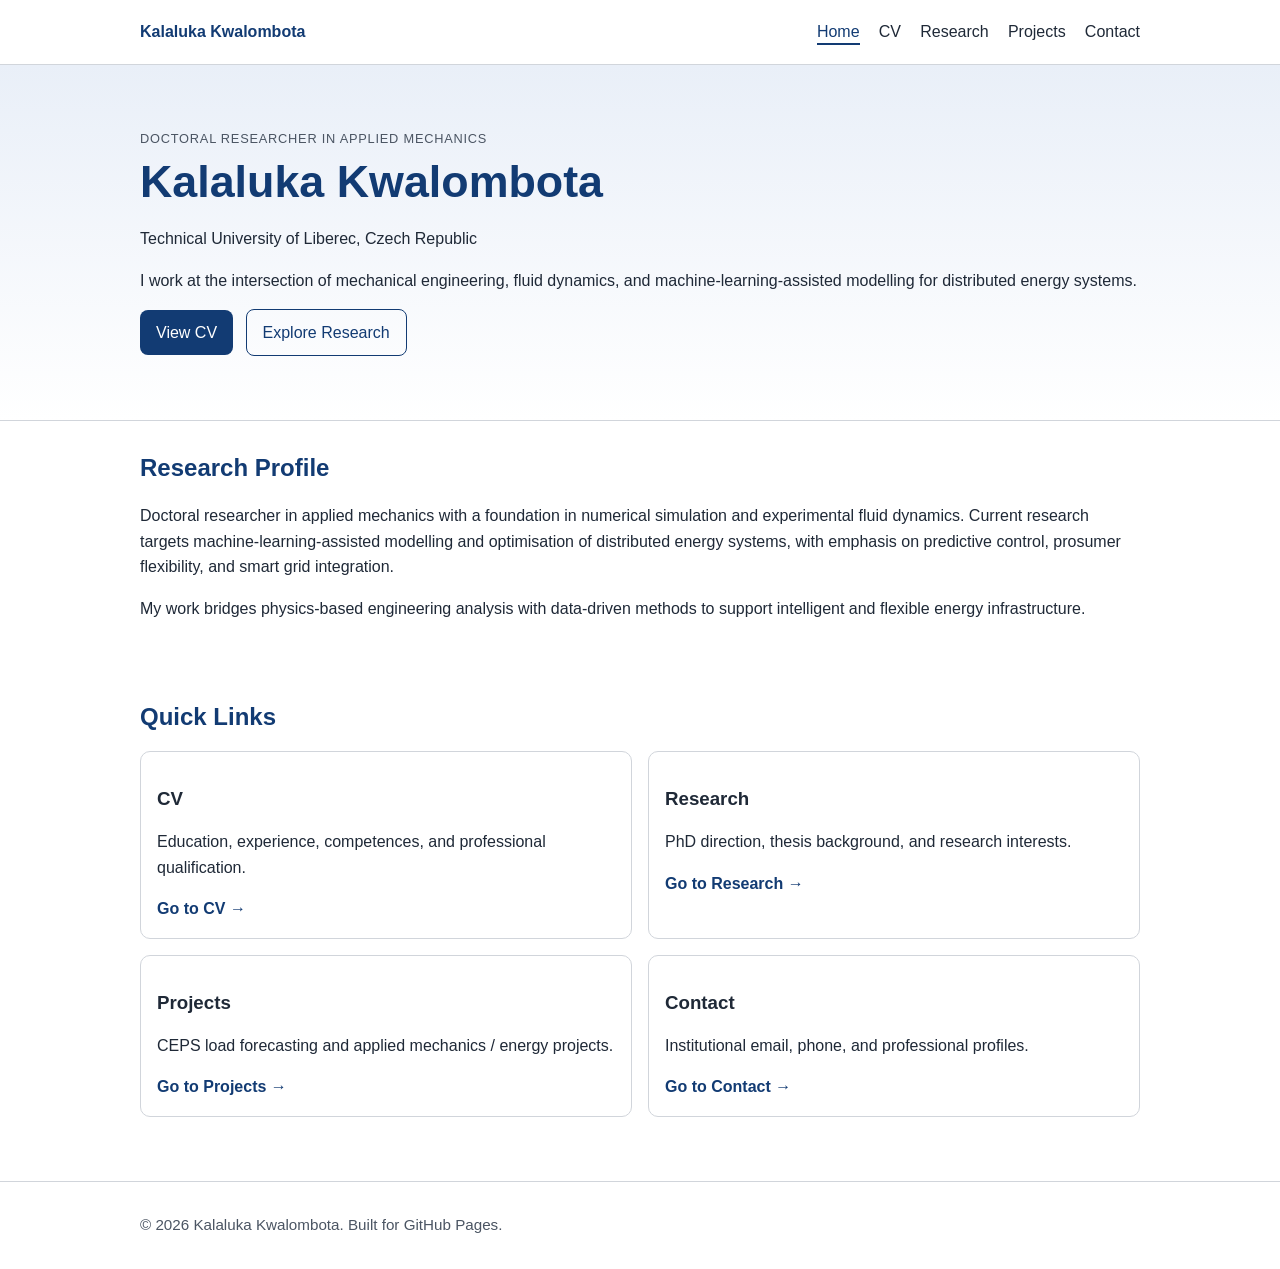
<file: index.html>
<!DOCTYPE html>
<html lang="en">
<head>
  <meta charset="UTF-8" />
  <meta name="viewport" content="width=device-width, initial-scale=1.0" />
  <meta name="description" content="Academic personal website of Kalaluka Kwalombota" />
  <title>Kalaluka Kwalombota | Home</title>
  <link rel="stylesheet" href="style.css" />
</head>
<body>
  <header class="site-header">
    <nav class="navbar container" aria-label="Main navigation">
      <a class="brand" href="index.html">Kalaluka Kwalombota</a>
      <button class="nav-toggle" aria-expanded="false" aria-controls="nav-links">Menu</button>
      <ul id="nav-links" class="nav-links">
        <li><a href="index.html">Home</a></li>
        <li><a href="cv.html">CV</a></li>
        <li><a href="research.html">Research</a></li>
        <li><a href="projects.html">Projects</a></li>
        <li><a href="contact.html">Contact</a></li>
      </ul>
    </nav>
  </header>

  <main>
    <section class="hero">
      <div class="container hero-content">
        <p class="hero-kicker">Doctoral Researcher in Applied Mechanics</p>
        <h1>Kalaluka Kwalombota</h1>
        <p>
          Technical University of Liberec, Czech Republic
        </p>
        <p>
          I work at the intersection of mechanical engineering, fluid dynamics,
          and machine-learning-assisted modelling for distributed energy systems.
        </p>
        <div class="hero-links">
          <a class="btn" href="cv.html">View CV</a>
          <a class="btn btn-outline" href="research.html">Explore Research</a>
        </div>
      </div>
    </section>

    <section class="section container">
      <h2>Research Profile</h2>
      <p>
        Doctoral researcher in applied mechanics with a foundation in numerical
        simulation and experimental fluid dynamics. Current research targets
        machine-learning-assisted modelling and optimisation of distributed energy
        systems, with emphasis on predictive control, prosumer flexibility, and
        smart grid integration.
      </p>
      <p>
        My work bridges physics-based engineering analysis with data-driven methods
        to support intelligent and flexible energy infrastructure.
      </p>
    </section>

    <section class="section container quick-links">
      <h2>Quick Links</h2>
      <div class="card-grid">
        <article class="card">
          <h3>CV</h3>
          <p>Education, experience, competences, and professional qualification.</p>
          <a href="cv.html">Go to CV →</a>
        </article>
        <article class="card">
          <h3>Research</h3>
          <p>PhD direction, thesis background, and research interests.</p>
          <a href="research.html">Go to Research →</a>
        </article>
        <article class="card">
          <h3>Projects</h3>
          <p>CEPS load forecasting and applied mechanics / energy projects.</p>
          <a href="projects.html">Go to Projects →</a>
        </article>
        <article class="card">
          <h3>Contact</h3>
          <p>Institutional email, phone, and professional profiles.</p>
          <a href="contact.html">Go to Contact →</a>
        </article>
      </div>
    </section>
  </main>

  <footer class="site-footer">
    <div class="container">
      <p>© <span id="year"></span> Kalaluka Kwalombota. Built for GitHub Pages.</p>
    </div>
  </footer>

  <script src="script.js"></script>
</body>
</html>
</file>
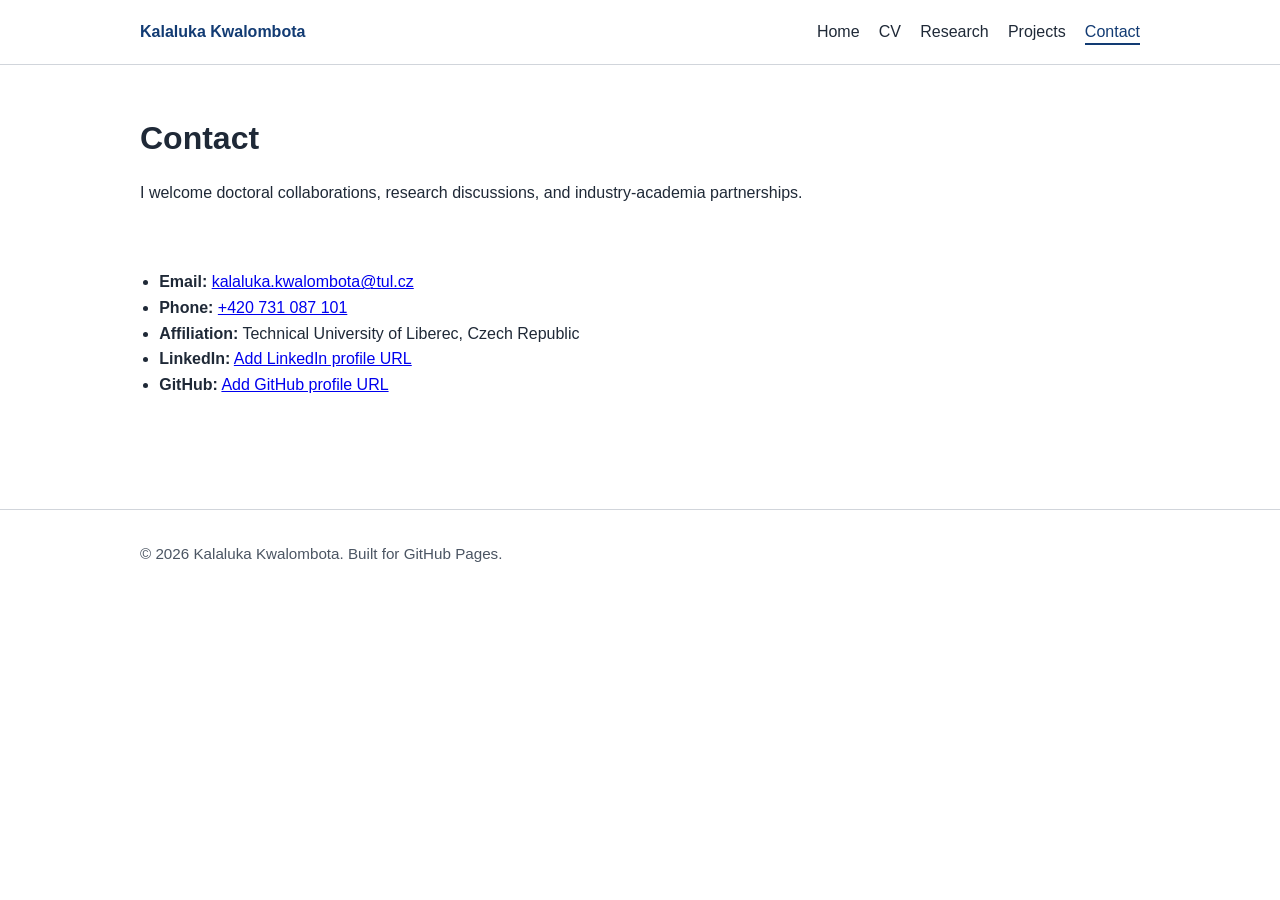
<file: contact.html>
<!DOCTYPE html>
<html lang="en">
<head>
  <meta charset="UTF-8" />
  <meta name="viewport" content="width=device-width, initial-scale=1.0" />
  <meta name="description" content="Contact details for Kalaluka Kwalombota" />
  <title>Kalaluka Kwalombota | Contact</title>
  <link rel="stylesheet" href="style.css" />
</head>
<body>
  <header class="site-header">
    <nav class="navbar container" aria-label="Main navigation">
      <a class="brand" href="index.html">Kalaluka Kwalombota</a>
      <button class="nav-toggle" aria-expanded="false" aria-controls="nav-links">Menu</button>
      <ul id="nav-links" class="nav-links">
        <li><a href="index.html">Home</a></li>
        <li><a href="cv.html">CV</a></li>
        <li><a href="research.html">Research</a></li>
        <li><a href="projects.html">Projects</a></li>
        <li><a href="contact.html">Contact</a></li>
      </ul>
    </nav>
  </header>

  <main class="container page-content">
    <h1>Contact</h1>
    <p>I welcome doctoral collaborations, research discussions, and industry-academia partnerships.</p>

    <section class="section">
      <ul class="details-list">
        <li><strong>Email:</strong> <a href="mailto:kalaluka.kwalombota@tul.cz">kalaluka.kwalombota@tul.cz</a></li>
        <li><strong>Phone:</strong> <a href="tel:+420731087101">+420 731 087 101</a></li>
        <li><strong>Affiliation:</strong> Technical University of Liberec, Czech Republic</li>
        <li><strong>LinkedIn:</strong> <a href="#" target="_blank" rel="noopener noreferrer">Add LinkedIn profile URL</a></li>
        <li><strong>GitHub:</strong> <a href="#" target="_blank" rel="noopener noreferrer">Add GitHub profile URL</a></li>
      </ul>
    </section>
  </main>

  <footer class="site-footer">
    <div class="container">
      <p>© <span id="year"></span> Kalaluka Kwalombota. Built for GitHub Pages.</p>
    </div>
  </footer>

  <script src="script.js"></script>
</body>
</html>
</file>
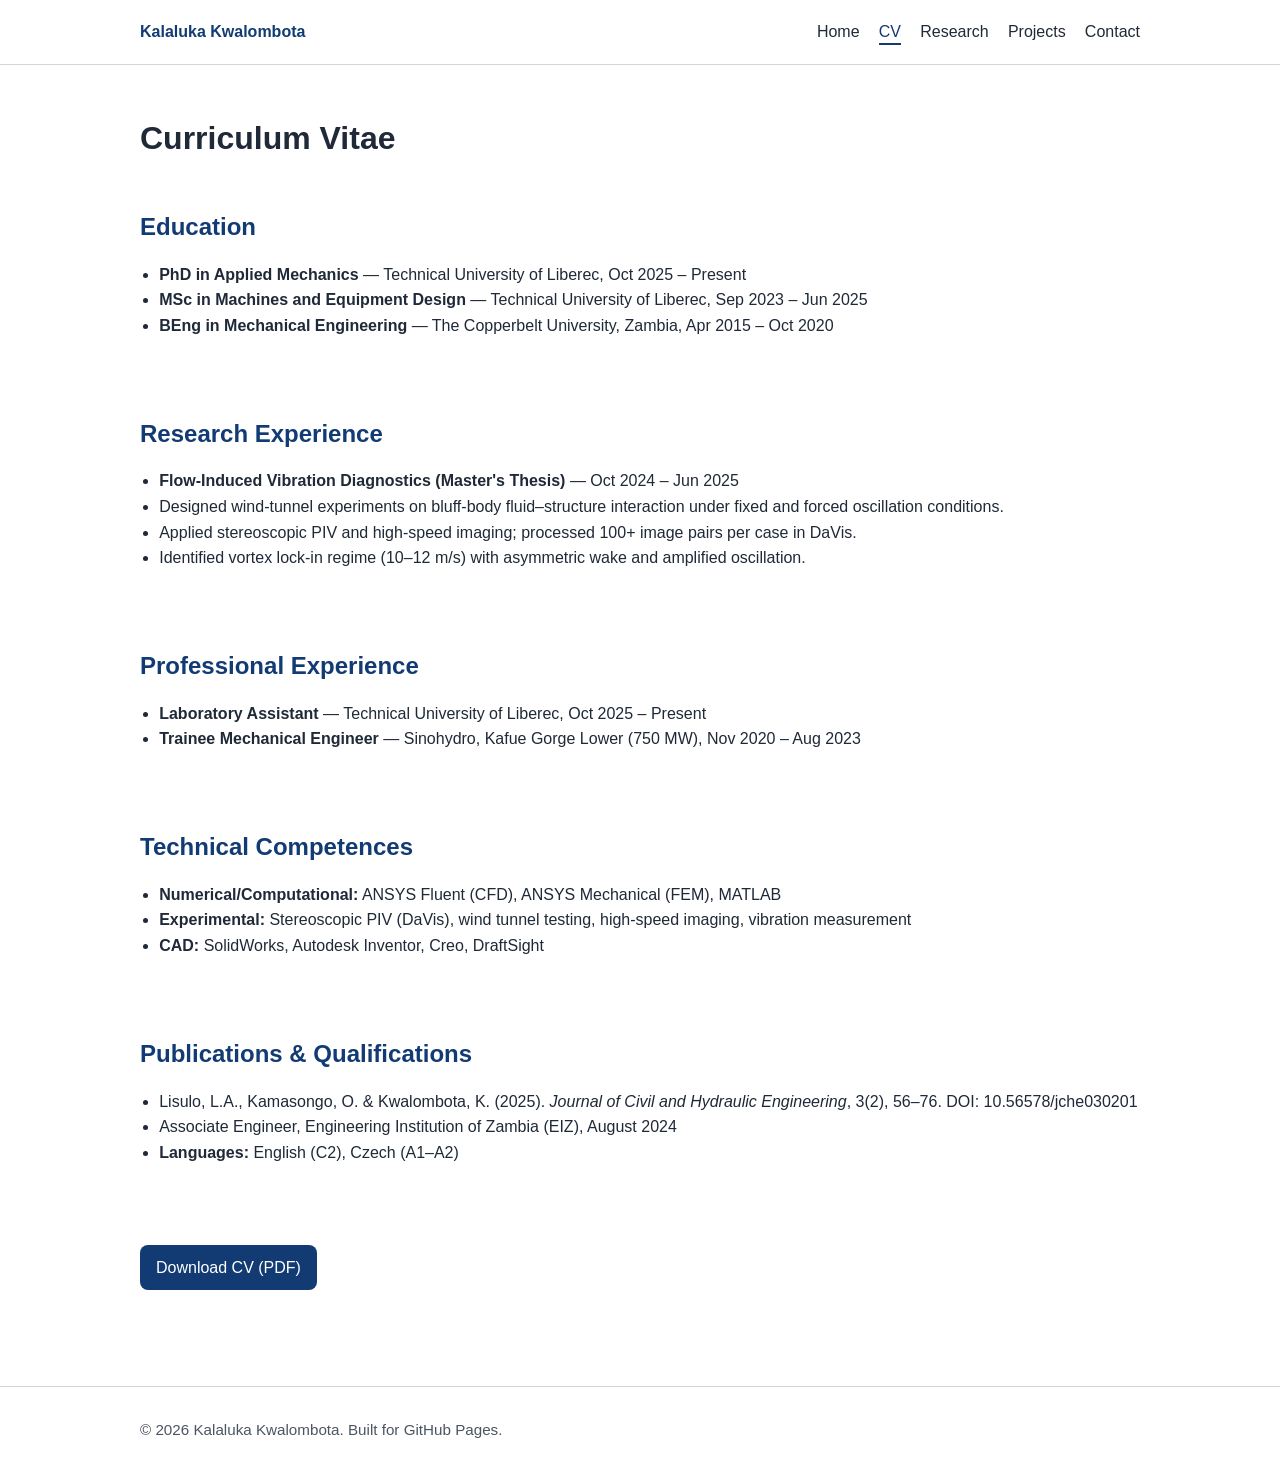
<file: cv.html>
<!DOCTYPE html>
<html lang="en">
<head>
  <meta charset="UTF-8" />
  <meta name="viewport" content="width=device-width, initial-scale=1.0" />
  <meta name="description" content="Curriculum vitae of Kalaluka Kwalombota" />
  <title>Kalaluka Kwalombota | CV</title>
  <link rel="stylesheet" href="style.css" />
</head>
<body>
  <header class="site-header">
    <nav class="navbar container" aria-label="Main navigation">
      <a class="brand" href="index.html">Kalaluka Kwalombota</a>
      <button class="nav-toggle" aria-expanded="false" aria-controls="nav-links">Menu</button>
      <ul id="nav-links" class="nav-links">
        <li><a href="index.html">Home</a></li>
        <li><a href="cv.html">CV</a></li>
        <li><a href="research.html">Research</a></li>
        <li><a href="projects.html">Projects</a></li>
        <li><a href="contact.html">Contact</a></li>
      </ul>
    </nav>
  </header>

  <main class="container page-content">
    <h1>Curriculum Vitae</h1>

    <section class="section">
      <h2>Education</h2>
      <ul class="details-list">
        <li><strong>PhD in Applied Mechanics</strong> — Technical University of Liberec, Oct 2025 – Present</li>
        <li><strong>MSc in Machines and Equipment Design</strong> — Technical University of Liberec, Sep 2023 – Jun 2025</li>
        <li><strong>BEng in Mechanical Engineering</strong> — The Copperbelt University, Zambia, Apr 2015 – Oct 2020</li>
      </ul>
    </section>

    <section class="section">
      <h2>Research Experience</h2>
      <ul class="details-list">
        <li><strong>Flow-Induced Vibration Diagnostics (Master's Thesis)</strong> — Oct 2024 – Jun 2025</li>
        <li>Designed wind-tunnel experiments on bluff-body fluid–structure interaction under fixed and forced oscillation conditions.</li>
        <li>Applied stereoscopic PIV and high-speed imaging; processed 100+ image pairs per case in DaVis.</li>
        <li>Identified vortex lock-in regime (10–12 m/s) with asymmetric wake and amplified oscillation.</li>
      </ul>
    </section>

    <section class="section">
      <h2>Professional Experience</h2>
      <ul class="details-list">
        <li><strong>Laboratory Assistant</strong> — Technical University of Liberec, Oct 2025 – Present</li>
        <li><strong>Trainee Mechanical Engineer</strong> — Sinohydro, Kafue Gorge Lower (750 MW), Nov 2020 – Aug 2023</li>
      </ul>
    </section>

    <section class="section">
      <h2>Technical Competences</h2>
      <ul class="details-list">
        <li><strong>Numerical/Computational:</strong> ANSYS Fluent (CFD), ANSYS Mechanical (FEM), MATLAB</li>
        <li><strong>Experimental:</strong> Stereoscopic PIV (DaVis), wind tunnel testing, high-speed imaging, vibration measurement</li>
        <li><strong>CAD:</strong> SolidWorks, Autodesk Inventor, Creo, DraftSight</li>
      </ul>
    </section>

    <section class="section">
      <h2>Publications & Qualifications</h2>
      <ul class="details-list">
        <li>Lisulo, L.A., Kamasongo, O. & Kwalombota, K. (2025). <em>Journal of Civil and Hydraulic Engineering</em>, 3(2), 56–76. DOI: 10.56578/jche030201</li>
        <li>Associate Engineer, Engineering Institution of Zambia (EIZ), August 2024</li>
        <li><strong>Languages:</strong> English (C2), Czech (A1–A2)</li>
      </ul>
    </section>

    <section class="section">
      <a class="btn" href="#" role="button" aria-label="Download CV as PDF">Download CV (PDF)</a>
    </section>
  </main>

  <footer class="site-footer">
    <div class="container">
      <p>© <span id="year"></span> Kalaluka Kwalombota. Built for GitHub Pages.</p>
    </div>
  </footer>

  <script src="script.js"></script>
</body>
</html>
</file>
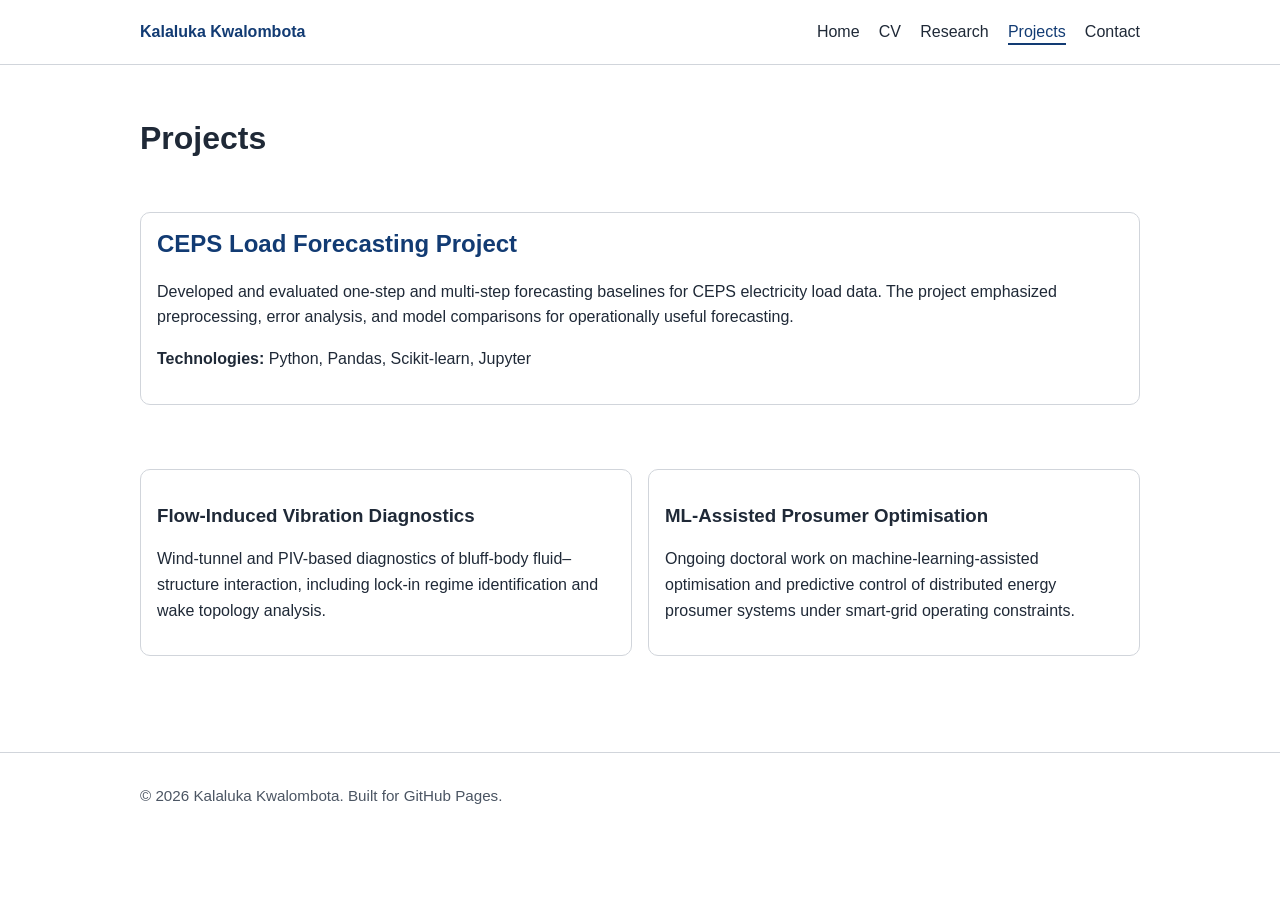
<file: projects.html>
<!DOCTYPE html>
<html lang="en">
<head>
  <meta charset="UTF-8" />
  <meta name="viewport" content="width=device-width, initial-scale=1.0" />
  <meta name="description" content="Projects of Kalaluka Kwalombota" />
  <title>Kalaluka Kwalombota | Projects</title>
  <link rel="stylesheet" href="style.css" />
</head>
<body>
  <header class="site-header">
    <nav class="navbar container" aria-label="Main navigation">
      <a class="brand" href="index.html">Kalaluka Kwalombota</a>
      <button class="nav-toggle" aria-expanded="false" aria-controls="nav-links">Menu</button>
      <ul id="nav-links" class="nav-links">
        <li><a href="index.html">Home</a></li>
        <li><a href="cv.html">CV</a></li>
        <li><a href="research.html">Research</a></li>
        <li><a href="projects.html">Projects</a></li>
        <li><a href="contact.html">Contact</a></li>
      </ul>
    </nav>
  </header>

  <main class="container page-content">
    <h1>Projects</h1>

    <section class="section">
      <article class="card">
        <h2>CEPS Load Forecasting Project</h2>
        <p>
          Developed and evaluated one-step and multi-step forecasting baselines for CEPS electricity load data.
          The project emphasized preprocessing, error analysis, and model comparisons for operationally useful forecasting.
        </p>
        <p><strong>Technologies:</strong> Python, Pandas, Scikit-learn, Jupyter</p>
      </article>
    </section>

    <section class="section">
      <div class="card-grid">
        <article class="card">
          <h3>Flow-Induced Vibration Diagnostics</h3>
          <p>
            Wind-tunnel and PIV-based diagnostics of bluff-body fluid–structure interaction,
            including lock-in regime identification and wake topology analysis.
          </p>
        </article>
        <article class="card">
          <h3>ML-Assisted Prosumer Optimisation</h3>
          <p>
            Ongoing doctoral work on machine-learning-assisted optimisation and predictive control
            of distributed energy prosumer systems under smart-grid operating constraints.
          </p>
        </article>
      </div>
    </section>
  </main>

  <footer class="site-footer">
    <div class="container">
      <p>© <span id="year"></span> Kalaluka Kwalombota. Built for GitHub Pages.</p>
    </div>
  </footer>

  <script src="script.js"></script>
</body>
</html>
</file>
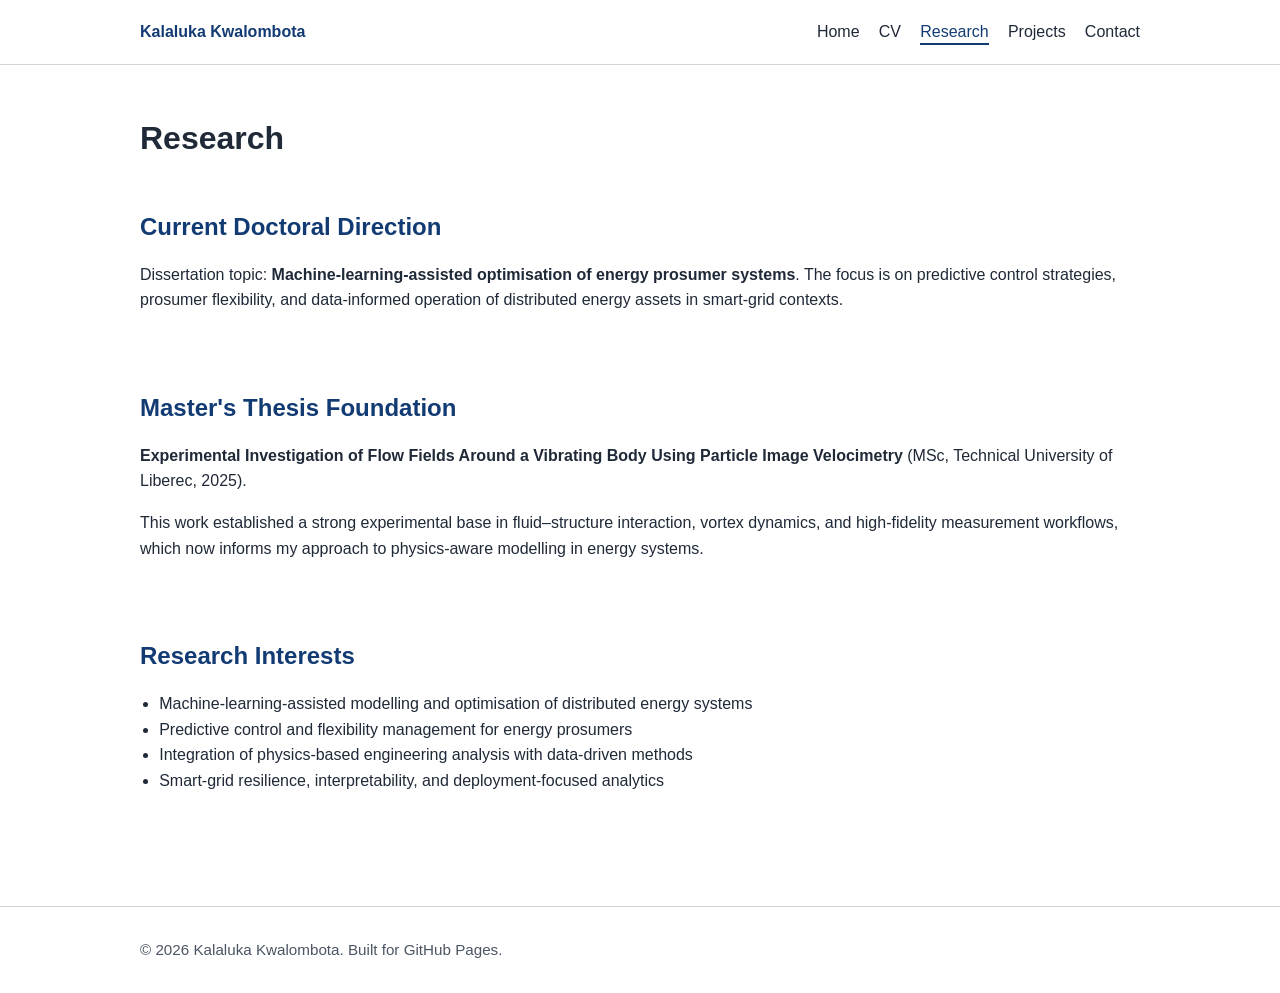
<file: research.html>
<!DOCTYPE html>
<html lang="en">
<head>
  <meta charset="UTF-8" />
  <meta name="viewport" content="width=device-width, initial-scale=1.0" />
  <meta name="description" content="Research profile of Kalaluka Kwalombota" />
  <title>Kalaluka Kwalombota | Research</title>
  <link rel="stylesheet" href="style.css" />
</head>
<body>
  <header class="site-header">
    <nav class="navbar container" aria-label="Main navigation">
      <a class="brand" href="index.html">Kalaluka Kwalombota</a>
      <button class="nav-toggle" aria-expanded="false" aria-controls="nav-links">Menu</button>
      <ul id="nav-links" class="nav-links">
        <li><a href="index.html">Home</a></li>
        <li><a href="cv.html">CV</a></li>
        <li><a href="research.html">Research</a></li>
        <li><a href="projects.html">Projects</a></li>
        <li><a href="contact.html">Contact</a></li>
      </ul>
    </nav>
  </header>

  <main class="container page-content">
    <h1>Research</h1>

    <section class="section">
      <h2>Current Doctoral Direction</h2>
      <p>
        Dissertation topic: <strong>Machine-learning-assisted optimisation of energy prosumer systems</strong>.
        The focus is on predictive control strategies, prosumer flexibility, and
        data-informed operation of distributed energy assets in smart-grid contexts.
      </p>
    </section>

    <section class="section">
      <h2>Master's Thesis Foundation</h2>
      <p>
        <strong>Experimental Investigation of Flow Fields Around a Vibrating Body Using Particle Image Velocimetry</strong>
        (MSc, Technical University of Liberec, 2025).
      </p>
      <p>
        This work established a strong experimental base in fluid–structure interaction,
        vortex dynamics, and high-fidelity measurement workflows, which now informs my
        approach to physics-aware modelling in energy systems.
      </p>
    </section>

    <section class="section">
      <h2>Research Interests</h2>
      <ul class="details-list">
        <li>Machine-learning-assisted modelling and optimisation of distributed energy systems</li>
        <li>Predictive control and flexibility management for energy prosumers</li>
        <li>Integration of physics-based engineering analysis with data-driven methods</li>
        <li>Smart-grid resilience, interpretability, and deployment-focused analytics</li>
      </ul>
    </section>
  </main>

  <footer class="site-footer">
    <div class="container">
      <p>© <span id="year"></span> Kalaluka Kwalombota. Built for GitHub Pages.</p>
    </div>
  </footer>

  <script src="script.js"></script>
</body>
</html>
</file>
<file: style.css>
:root {
  --bg: #ffffff;
  --text: #1f2937;
  --muted: #4b5563;
  --accent: #123b73;
  --accent-soft: #e9eff8;
  --border: #d1d5db;
}

* {
  box-sizing: border-box;
}

body {
  margin: 0;
  font-family: "Segoe UI", Tahoma, Arial, sans-serif;
  background: var(--bg);
  color: var(--text);
  line-height: 1.6;
}

.container {
  width: min(1000px, 92%);
  margin: 0 auto;
}

.site-header {
  border-bottom: 1px solid var(--border);
  background: #fff;
}

.navbar {
  display: flex;
  align-items: center;
  justify-content: space-between;
  gap: 1rem;
  min-height: 64px;
}

.brand {
  color: var(--accent);
  text-decoration: none;
  font-weight: 700;
}

.nav-links {
  list-style: none;
  display: flex;
  gap: 1.2rem;
  padding: 0;
  margin: 0;
}

.nav-links a {
  color: var(--text);
  text-decoration: none;
  padding: 0.2rem 0;
  border-bottom: 2px solid transparent;
}

.nav-links a:hover,
.nav-links a.active {
  color: var(--accent);
  border-bottom-color: var(--accent);
}

.nav-toggle {
  display: none;
  background: none;
  border: 1px solid var(--border);
  color: var(--text);
  padding: 0.4rem 0.6rem;
  border-radius: 6px;
}

.hero {
  padding: 4rem 0;
  background: linear-gradient(to bottom, var(--accent-soft), #fff);
  border-bottom: 1px solid var(--border);
}

.hero-content h1 {
  margin-top: 0.3rem;
  margin-bottom: 0.7rem;
  font-size: clamp(1.8rem, 4vw, 2.8rem);
  color: var(--accent);
}

.hero-kicker {
  margin: 0;
  color: var(--muted);
  text-transform: uppercase;
  letter-spacing: 0.06em;
  font-size: 0.8rem;
}

.section {
  padding: 2rem 0;
}

.page-content {
  padding-top: 2rem;
  padding-bottom: 2rem;
}

h1,
h2,
h3 {
  line-height: 1.25;
}

h2 {
  color: var(--accent);
  margin-top: 0;
}

.details-list {
  padding-left: 1.2rem;
}

.card-grid {
  display: grid;
  grid-template-columns: repeat(2, minmax(0, 1fr));
  gap: 1rem;
}

.card {
  border: 1px solid var(--border);
  border-radius: 10px;
  padding: 1rem;
  background: #fff;
}

.card a {
  color: var(--accent);
  text-decoration: none;
  font-weight: 600;
}

.btn {
  display: inline-block;
  background: var(--accent);
  color: #fff;
  text-decoration: none;
  padding: 0.6rem 1rem;
  border-radius: 8px;
  margin-right: 0.5rem;
}

.btn:hover {
  opacity: 0.92;
}

.btn-outline {
  background: transparent;
  color: var(--accent);
  border: 1px solid var(--accent);
}

.site-footer {
  border-top: 1px solid var(--border);
  padding: 1rem 0;
  margin-top: 2rem;
  font-size: 0.95rem;
  color: var(--muted);
}

@media (max-width: 760px) {
  .nav-toggle {
    display: inline-block;
  }

  .nav-links {
    position: absolute;
    right: 4%;
    top: 64px;
    flex-direction: column;
    min-width: 180px;
    background: #fff;
    border: 1px solid var(--border);
    border-radius: 8px;
    padding: 0.6rem;
    display: none;
    z-index: 99;
  }

  .nav-links.open {
    display: flex;
  }

  .card-grid {
    grid-template-columns: 1fr;
  }

  .hero {
    padding: 3rem 0;
  }
}
</file>
